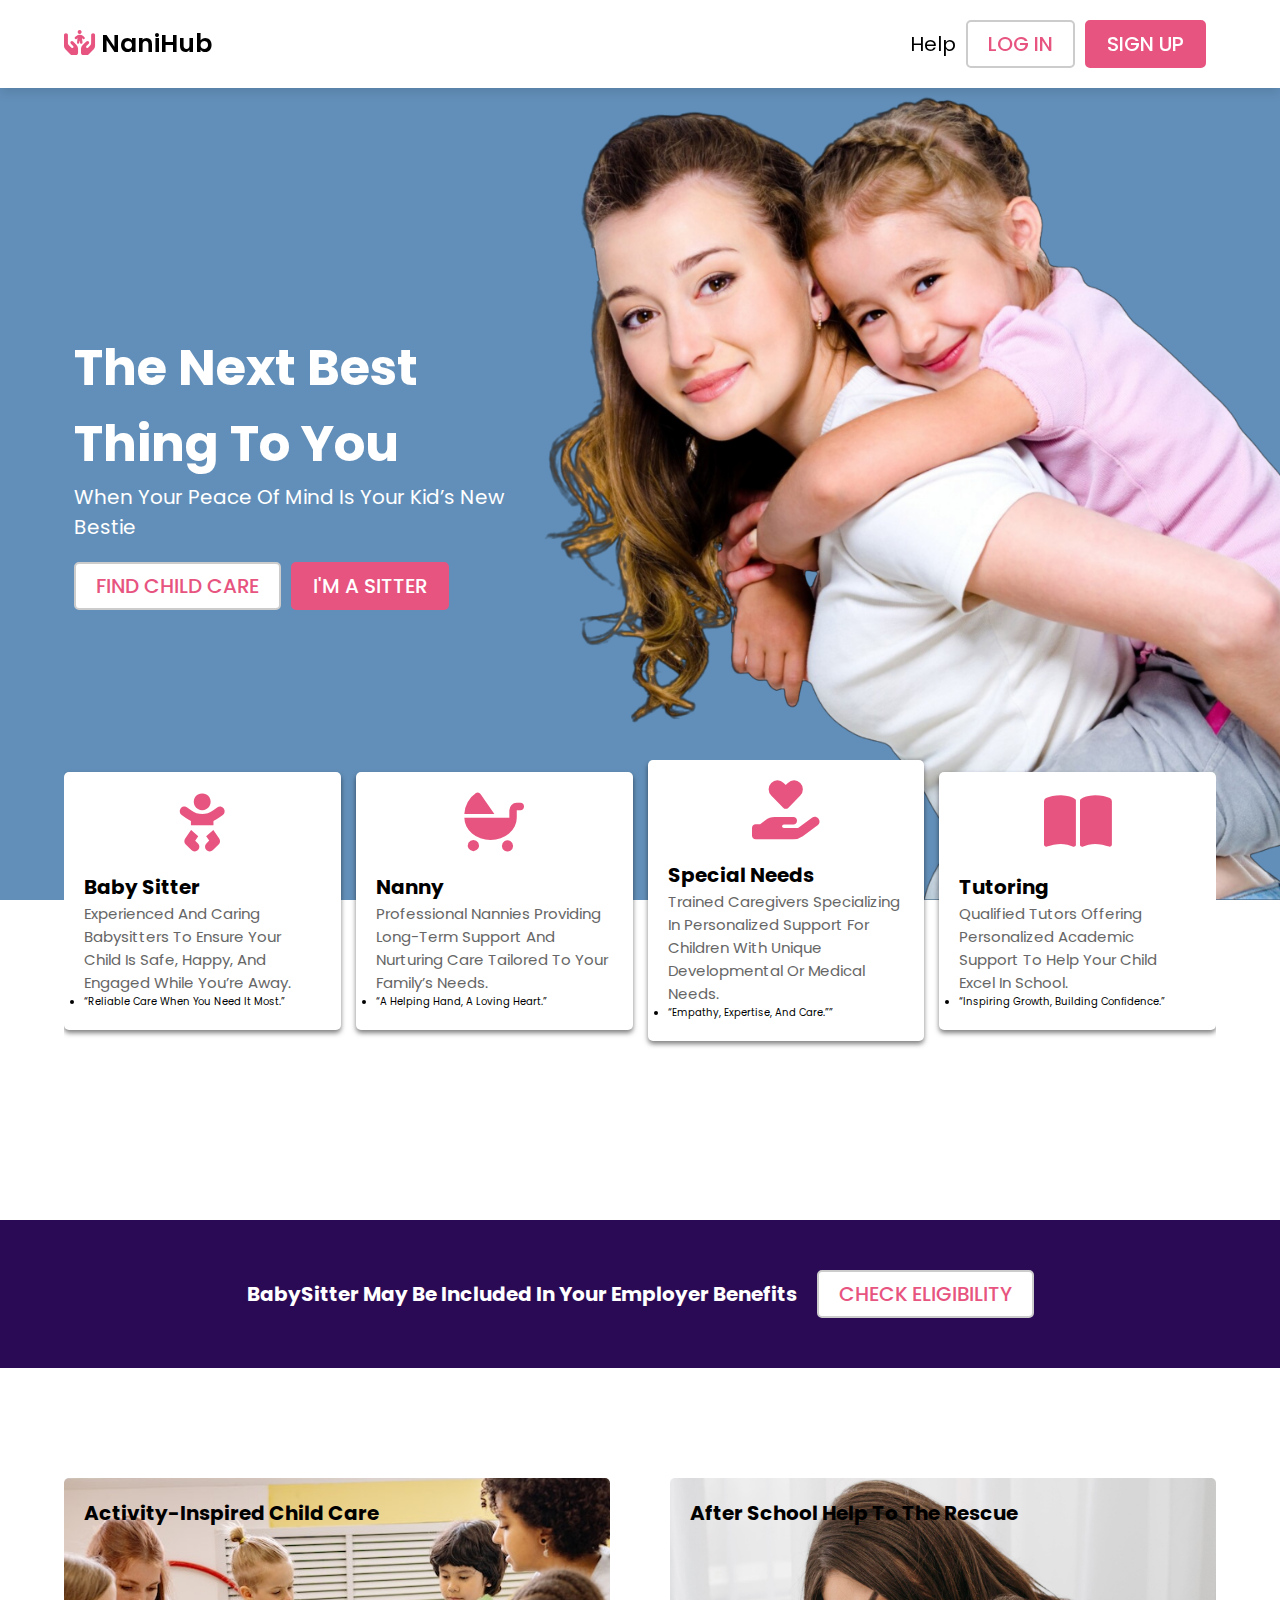
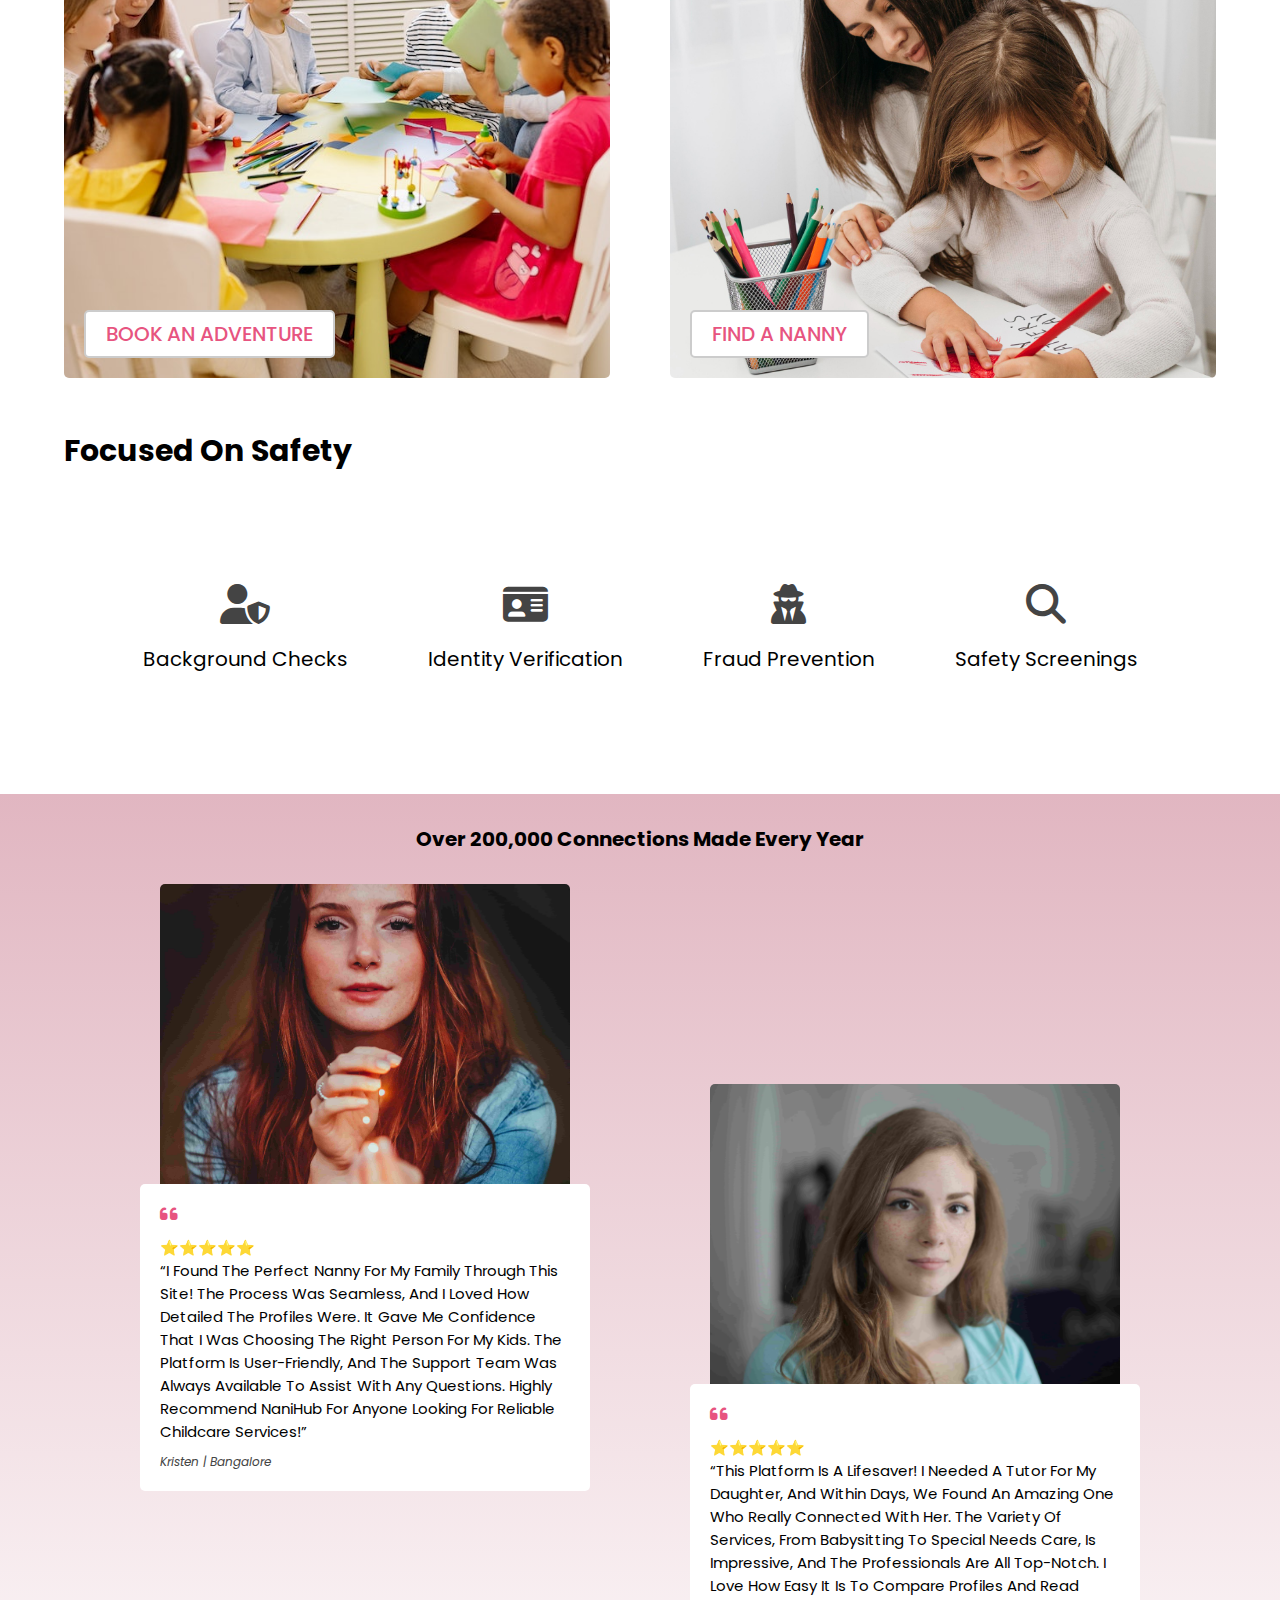
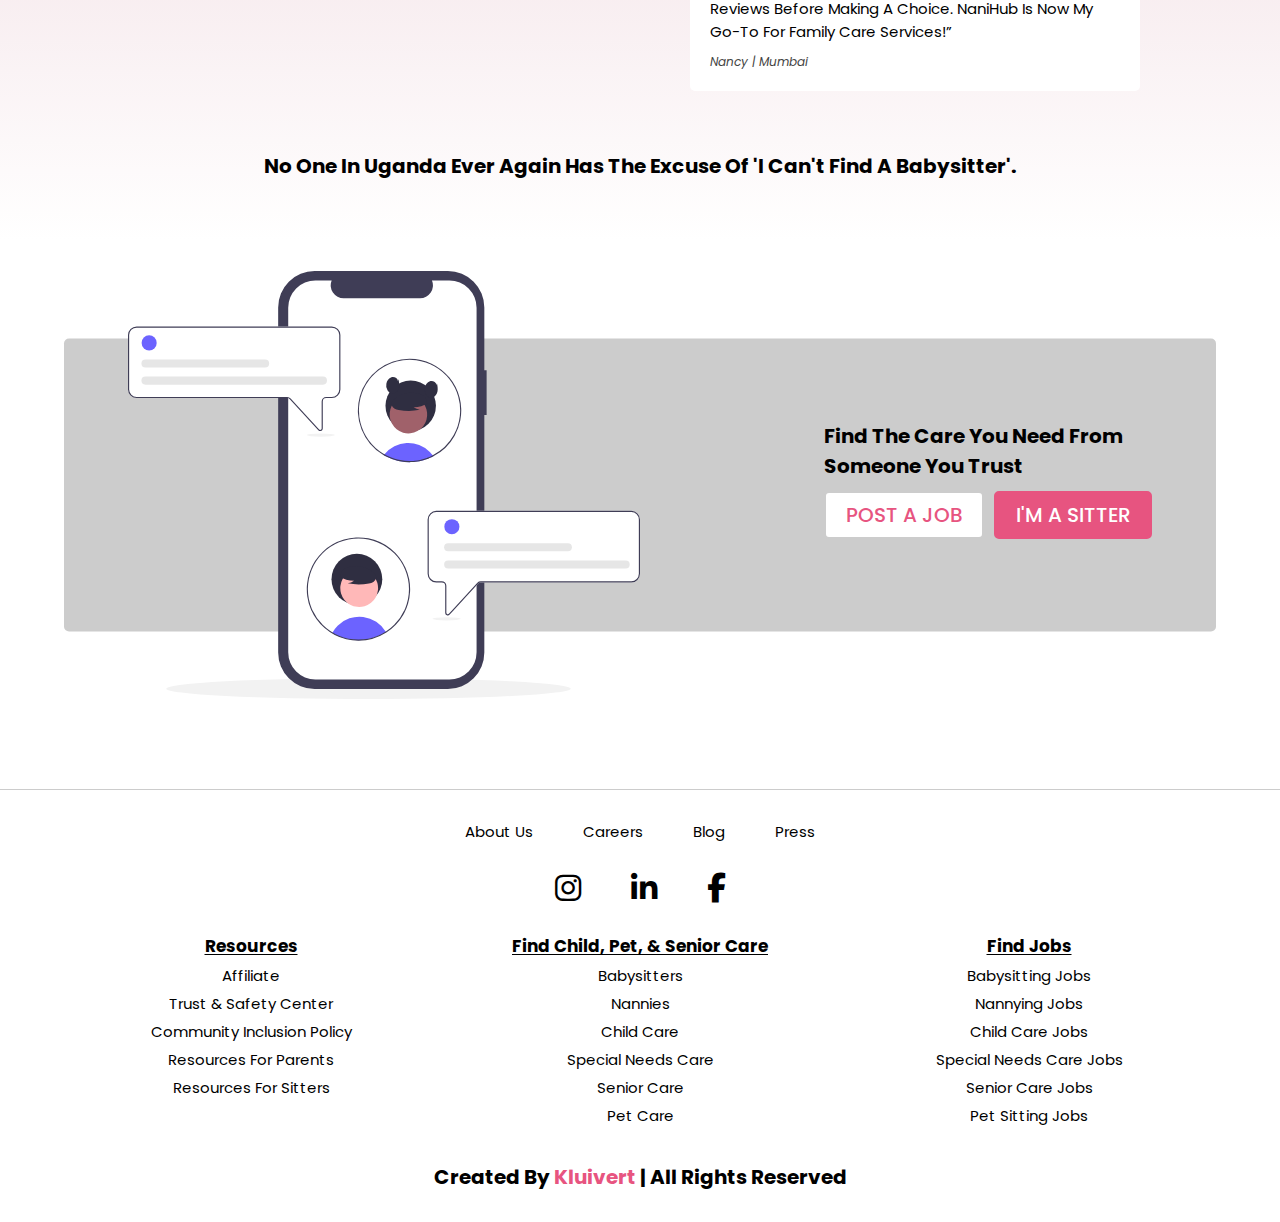
<file: index.html>
<!DOCTYPE html>
<html lang="en">
  <head>
    <meta charset="UTF-8" />
    <meta http-equiv="X-UA-Compatible" content="IE=edge" />
    <meta name="viewport" content="width=device-width, initial-scale=1.0" />
    <title>NaniHub | kluivert</title>

    <!--font awesome-->
    <link
      rel="stylesheet"
      href="https://cdnjs.cloudflare.com/ajax/libs/font-awesome/6.4.0/css/all.min.css"
    />

    <!--css file-->
    <link rel="stylesheet" href="styles.css" />
  </head>
  <body>
    <header class="header">
      <div class="logo">
        <div class="fas fa-bars"></div>
        <i class="fas fa-hands-holding-child"></i> <span>NaniHub</span>
      </div>

      <nav class="nav">
        <div class="menu">
          <a href="#">Help</a>
          <a href="#" class="join">Join as sitter</a>
        </div>
        <button class="btn" onclick="window.location.href='login.html'">Log In</button>
        <button class="btn btn1" onclick="window.location.href='signup.html'">Sign Up</button>
      </nav>
    </header>
    <section class="home">
      <div class="content">
        <h1>The next best thing to you</h1>
        <p>When your peace of mind is your kid’s new bestie</p>
        <div class="buttons">
          <a href="#" class="btn">find child care</a>
          <a href="#" class="btn btn1">i'm a sitter</a>
        </div>
      </div>

      <div class="box-container">
        <div class="box">
          <i class="fas fa-baby"></i>
          <h3>baby sitter</h3>
          <p>
            Experienced and caring babysitters to ensure your child is safe, happy, and engaged while you’re away.
            <li>“Reliable Care When You Need It Most.”</li>
          </p>
        </div>
        <div class="box">
          <i class="fas fa-baby-carriage"></i>
          <h3>Nanny</h3>
          <p>
            Professional nannies providing long-term support and nurturing care tailored to your family’s needs.
            <li>“A Helping Hand, A Loving Heart.”</li>
          </p>
        </div>
        <div class="box">
          <i class="fas fa-hand-holding-heart"></i>
          <h3>Special Needs</h3>
          <p>
            Trained caregivers specializing in personalized support for children with unique developmental or medical needs.
            <li>“Empathy, Expertise, and Care.””</li>
          </p>
        </div>
        <div class="box">
          <i class="fas fa-book-open"></i>
          <h3>tutoring</h3>
          <p>
            Qualified tutors offering personalized academic support to help your child excel in school.
            <li>“Inspiring Growth, Building Confidence.”</li>
          </p>
        </div>
      </div>
    </section>
    <div class="banner">
      <span>BabySitter may be included in your employer benefits</span>
      <a href="#" class="btn">check eligibility</a>
    </div>
    <section class="special">
      <div class="box-container">
        <div class="box">
          <a href="#" class="btn">book an adventure</a>
          <img src="images/img1.png" alt="" />
          <h3>Activity-inspired child care</h3>
        </div>
        <div class="box">
          <a href="#" class="btn">Find a nanny</a>
          <img src="images/img2.png" alt="" />
          <h3>After school help to the rescue</h3>
        </div>
      </div>
      <div class="content">
        <h3>Focused on safety</h3>
        <div class="check-wrapper">
          <div class="check">
            <i class="fas fa-user-shield"></i>
            <span>background checks</span>
          </div>
          <div class="check">
            <i class="fas fa-id-card"></i>
            <span>Identity verification</span>
          </div>
          <div class="check">
            <i class="fas fa-user-secret"></i>
            <span>Fraud prevention</span>
          </div>
          <div class="check">
            <i class="fas fa-magnifying-glass"></i>
            <span>Safety screenings</span>
          </div>
        </div>
      </div>
    </section>
    <section class="feedback">
      <h3>Over 200,000 connections made every year</h3>
      <div class="reviews-wrapper">
        <div class="review">
          <div class="image">
            <img src="images/rev1.png" alt="" />
          </div>

          <div class="content">
            <i class="fas fa-quote-left"></i>
            <p>
              ⭐⭐⭐⭐⭐
              <br>
              “I found the perfect nanny for my family through this site! The process was seamless, and I loved how detailed the profiles were. It gave me confidence that I was choosing the right person for my kids. The platform is user-friendly, and the support team was always available to assist with any questions. Highly recommend NaniHub for anyone looking for reliable childcare services!”
            </p>
            <span>Kristen | Bangalore</span>
          </div>
        </div>
        <div class="review">
          <div class="image">
            <img src="images/rev2.png" alt="" />
          </div>

          <div class="content">
            <i class="fas fa-quote-left"></i>
            <p>
              ⭐⭐⭐⭐⭐
              <br>
“This platform is a lifesaver! I needed a tutor for my daughter, and within days, we found an amazing one who really connected with her. The variety of services, from babysitting to special needs care, is impressive, and the professionals are all top-notch. I love how easy it is to compare profiles and read reviews before making a choice. NaniHub is now my go-to for family care services!”
            </p>
            <span>Nancy | Mumbai</span>
          </div>
        </div>
      </div>
      <h3 class="quote">
        No one in Uganda ever again has the excuse of 'I can't find a
        babysitter'.
      </h3>
    </section>
    <section class="contact">
      <img src="images/con.svg" alt="" />
      <div class="content">
        <h2>
          Find the care you need from <br />
          someone you trust
        </h2>
        <div class="buttons">
          <a href="#" class="btn">post a job</a>
          <a href="#" class="btn btn1">I'm a sitter</a>
        </div>
      </div>
      <div class="bg"></div>
    </section>
    <section class="footer">
      <div class="links">
        <a href="#">about us</a>
        <a href="#">Careers</a>
        <a href="#">Blog</a>
        <a href="#">press</a>
      </div>

      <div class="socials">
        <a href="#" class="fab fa-instagram"></a>
        <a href="#" class="fab fa-linkedin-in"></a>
        <a href="#" class="fab fa-facebook-f"></a>
      </div>

      <div class="box-container">
        <div class="box">
          <h2>resources</h2>
          <a href="#">Affiliate</a>
          <a href="#">Trust & Safety Center</a>
          <a href="#">Community Inclusion Policy</a>
          <a href="#">Resources for Parents</a>
          <a href="#">Resources for Sitters</a>
        </div>
        <div class="box">
          <h2>Find Child, Pet, & Senior Care</h2>
          <a href="#">Babysitters</a>
          <a href="#">Nannies</a>
          <a href="#">Child Care</a>
          <a href="#">Special Needs Care</a>
          <a href="#">Senior Care</a>
          <a href="#">Pet Care</a>
        </div>
        <div class="box">
          <h2>Find Jobs</h2>
          <a href="#">Babysitting Jobs</a>
          <a href="#">Nannying Jobs</a>
          <a href="#">Child Care Jobs</a>
          <a href="#">Special Needs Care Jobs</a>
          <a href="#">Senior Care Jobs</a>
          <a href="#">Pet Sitting Jobs</a>
        </div>
      </div>

      <h3 class="credit">
        Created by <span>kluivert</span> | all rights reserved
      </h3>
    </section>

    <script src="app.js"></script>
  </body>
</html>
</file>
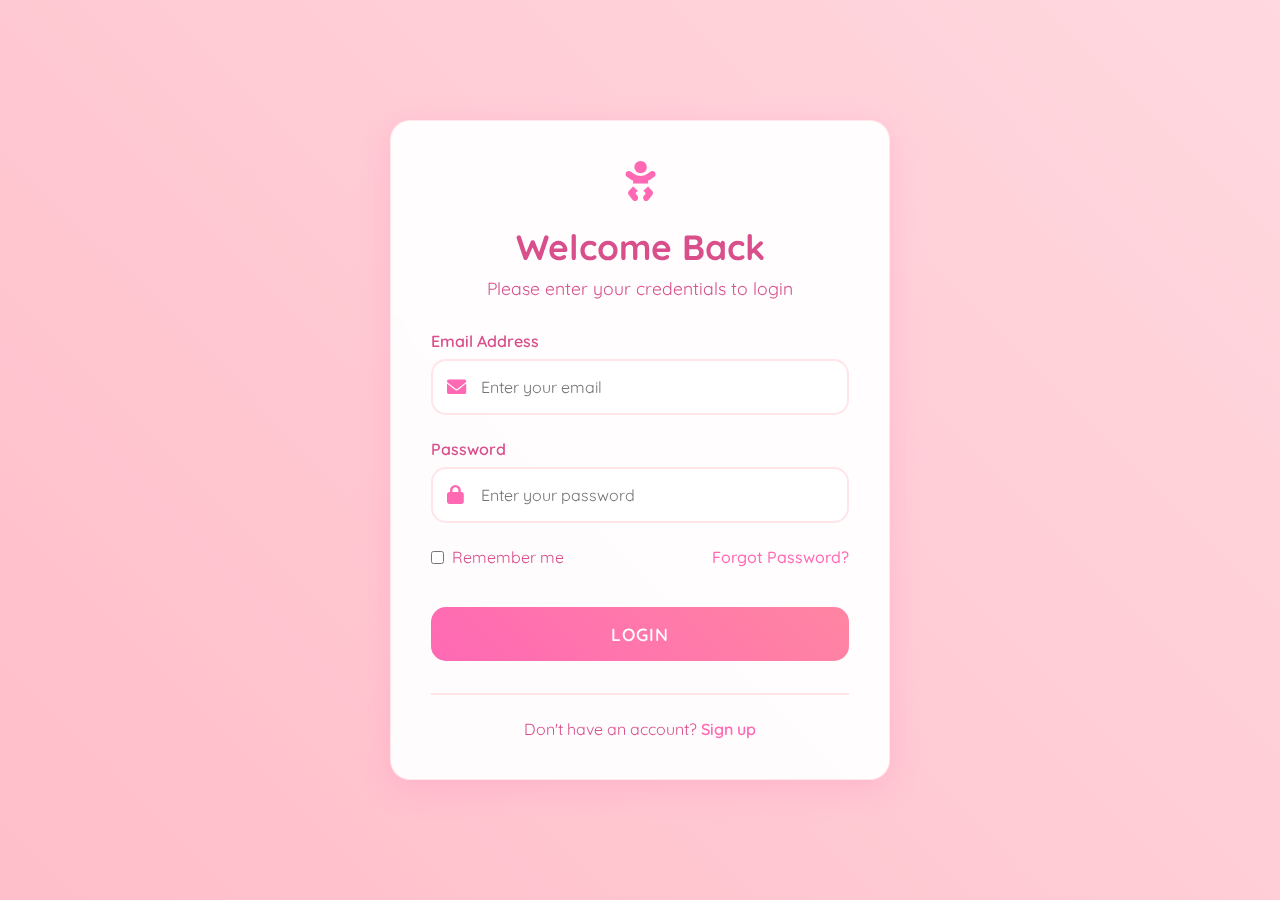
<file: login.html>
<!DOCTYPE html>
<html lang="en">
<head>
    <meta charset="UTF-8">
    <meta name="viewport" content="width=device-width, initial-scale=1.0">
    <title>Login - NaniHub</title>
    <link href="https://fonts.googleapis.com/css2?family=Quicksand:wght@400;500;600;700&display=swap" rel="stylesheet">
    <link rel="stylesheet" href="https://cdnjs.cloudflare.com/ajax/libs/font-awesome/6.0.0/css/all.min.css">
    <link rel="stylesheet" href="auth-styles.css">
</head>
<body>
    <div class="auth-container">
        <div class="auth-card">
            <div class="auth-header">
                <i class="fas fa-baby baby-icon"></i>
                <h2>Welcome Back</h2>
                <p>Please enter your credentials to login</p>
            </div>

            <form class="auth-form">
                <div class="form-group">
                    <label for="email">Email Address</label>
                    <div class="input-group">
                        <i class="fas fa-envelope"></i>
                        <input type="email" id="email" required placeholder="Enter your email">
                    </div>
                </div>

                <div class="form-group">
                    <label for="password">Password</label>
                    <div class="input-group">
                        <i class="fas fa-lock"></i>
                        <input type="password" id="password" required placeholder="Enter your password">
                    </div>
                </div>

                <div class="form-options">
                    <label class="remember-me">
                        <input type="checkbox">
                        Remember me
                    </label>
                    <a href="#" class="forgot-password">Forgot Password?</a>
                </div>

                <button type="submit" class="btn-submit">Login</button>
            </form>

            <div class="auth-footer">
                <p>Don't have an account? <a href="signup.html">Sign up</a></p>
            </div>
        </div>
    </div>
</body>
</html>
</file>
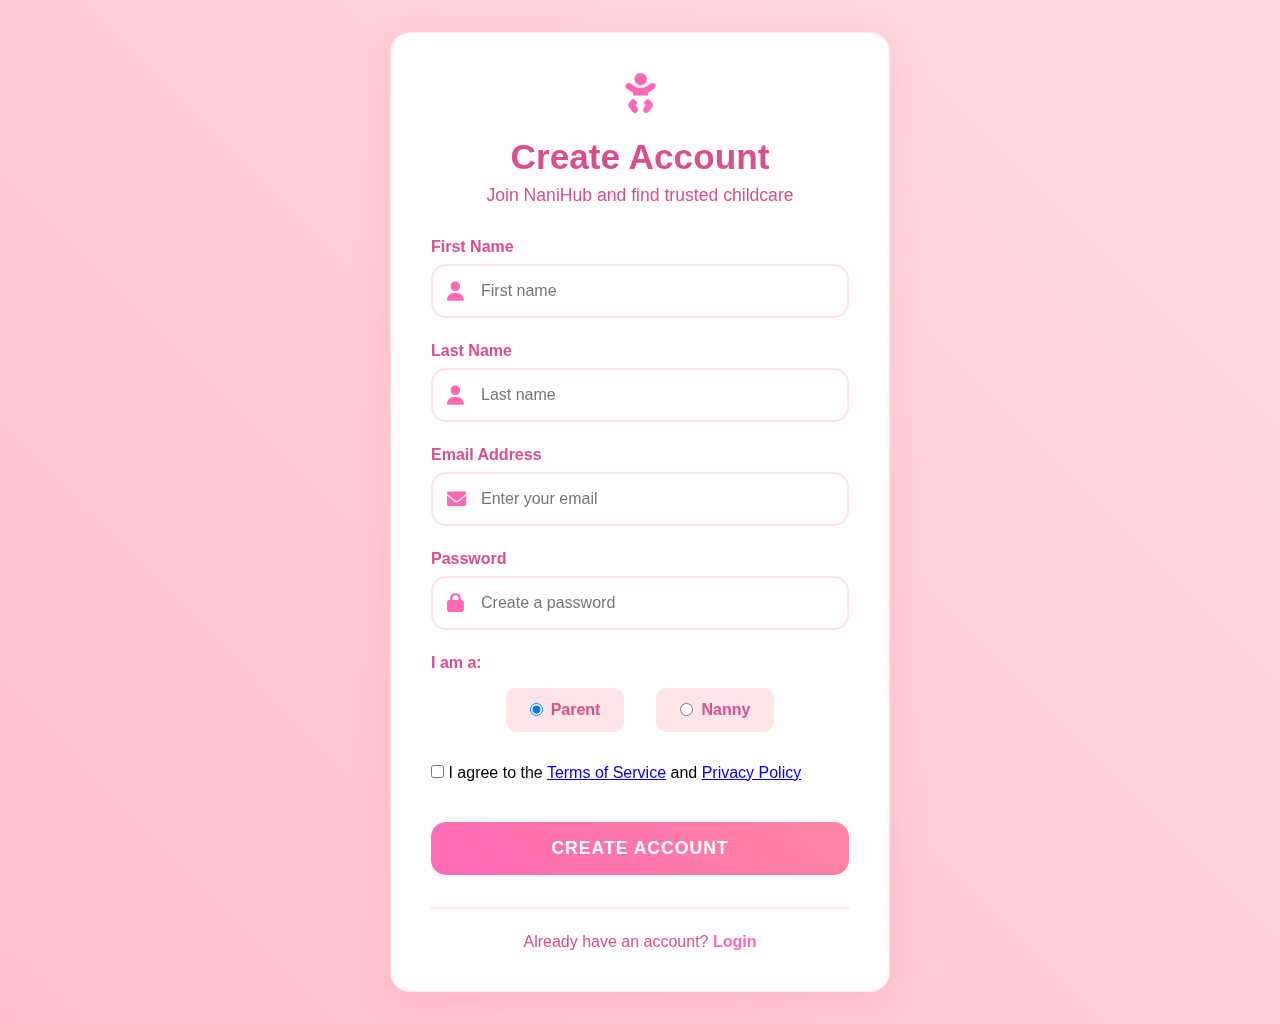
<file: signup.html>
<!DOCTYPE html>
<html lang="en">
<head>
    <meta charset="UTF-8">
    <meta name="viewport" content="width=device-width, initial-scale=1.0">
    <title>Sign Up - NaniHub</title>
    <link rel="stylesheet" href="auth-styles.css">
    <link href="https://fonts.googleapis.com/css2?family=Roboto:wght@400;500;700&display=swap" rel="stylesheet">
    <link rel="stylesheet" href="https://cdnjs.cloudflare.com/ajax/libs/font-awesome/6.0.0/css/all.min.css">
</head>
<body>
    <div class="auth-container">
        <div class="auth-card">
            <div class="auth-header">
                <a href="index.html" class="logo">
                    <i class="fas fa-baby baby-icon"></i>
                </a>
                <h2>Create Account</h2>
                <p>Join NaniHub and find trusted childcare</p>
            </div>

            <form class="auth-form">
                <div class="form-row">
                    <div class="form-group">
                        <label for="firstName">First Name</label>
                        <div class="input-group">
                            <i class="fas fa-user"></i>
                            <input type="text" id="firstName" required placeholder="First name">
                        </div>
                    </div>

                    <div class="form-group">
                        <label for="lastName">Last Name</label>
                        <div class="input-group">
                            <i class="fas fa-user"></i>
                            <input type="text" id="lastName" required placeholder="Last name">
                        </div>
                    </div>
                </div>

                <div class="form-group">
                    <label for="email">Email Address</label>
                    <div class="input-group">
                        <i class="fas fa-envelope"></i>
                        <input type="email" id="email" required placeholder="Enter your email">
                    </div>
                </div>

                <div class="form-group">
                    <label for="password">Password</label>
                    <div class="input-group">
                        <i class="fas fa-lock"></i>
                        <input type="password" id="password" required placeholder="Create a password">
                    </div>
                </div>

                <div class="form-group">
                    <label for="userType">I am a:</label>
                    <div class="radio-group">
                        <label>
                            <input type="radio" name="userType" value="parent" checked>
                            Parent
                        </label>
                        <label>
                            <input type="radio" name="userType" value="nanny">
                            Nanny
                        </label>
                    </div>
                </div>

                <div class="form-options">
                    <label class="terms">
                        <input type="checkbox" required>
                        I agree to the <a href="#">Terms of Service</a> and <a href="#">Privacy Policy</a>
                    </label>
                </div>

                <button type="submit" class="btn-submit">Create Account</button>
            </form>

            <div class="auth-footer">
                <p>Already have an account? <a href="login.html">Login</a></p>
            </div>
        </div>
    </div>
</body>
</html>
</file>
<file: styles.css>
/* Created by Tivotal */

/* Google Fonts(Poppins) */
@import url("https://fonts.googleapis.com/css2?family=Poppins:wght@100;200;300;400;500;600&display=swap");

:root {
  --color-theme: #e75480;
}

* {
  font-family: "Poppins", sans-serif;
  margin: 0;
  padding: 0;
  box-sizing: border-box;
  text-decoration: none;
  text-transform: capitalize;
  transition: all 0.3s linear;
}

::selection {
  background: var(--color-theme);
  color: #fff;
}

html {
  font-size: 62.5%;
  scroll-behavior: smooth;
}

section {
  padding: 3rem 5%;
}

body {
  overflow-x: hidden;
}

.header {
  position: fixed;
  top: 0;
  left: 0;
  right: 0;
  background: #fff;
  padding: 2rem 5%;
  z-index: 1000;
  display: flex;
  align-items: center;
  justify-content: space-between;
  box-shadow: 0 0.5rem 1rem rgba(0, 0, 0, 0.1);
}

.header .logo {
  font-size: 2.5rem;
  font-weight: 600;
  color: #000;
}

.header .logo .fa-bars {
  cursor: pointer;
  margin-right: 1rem;
  display: none;
}

.header .logo i {
  color: var(--color-theme);
}

.header .nav {
  display: flex;
  align-items: center;
}

.header .nav a {
  font-size: 2rem;
  color: #000;
  margin-right: 1rem;
}

.header .nav .join {
  display: none;
}

.header .nav a:hover {
  color: var(--color-theme);
}

.btn {
  color: var(--color-theme);
  background: #fff;
  font-size: 2rem;
  font-weight: 500;
  padding: 0.7rem 2rem;
  border: 0.2rem solid #ccc;
  border-radius: 0.5rem;
  cursor: pointer;
  text-transform: uppercase;
}

.header .nav .btn {
  margin-right: 1rem;
}

.btn:hover {
  border-color: var(--color-theme);
}

.btn1 {
  color: #fff !important;
  background: var(--color-theme);
  border-color: var(--color-theme);
}

.btn1:hover {
  background: #ef2662;
}

.home {
  min-height: 130vh;
  background: url(images/home.png) no-repeat;
  background-size: cover;
  background-position: center;
  background-attachment: fixed;
  z-index: 0;
  overflow: hidden;
  position: relative;
}

.home .content {
  padding-left: 1rem;
  color: #fff;
  max-width: 50rem;
  display: flex;
  padding-top: 30rem;
  padding-bottom: 15rem;
  flex-direction: column;
}

.home .content h1 {
  font-size: 5rem;
  font-weight: bolder;
}

.home .content p {
  font-size: 2rem;
  padding-bottom: 2rem;
}

.home .content .buttons {
  display: flex;
  gap: 1rem;
  align-items: center;
}

.home .box-container {
  display: flex;
  align-items: center;
  justify-content: center;
  overflow: hidden;
  gap: 1.5rem;
  padding-bottom: 2rem;
}

.home .box-container .box {
  min-width: 25rem;
  width: 100%;
  max-height: 30rem;
  padding: 2rem;
  background: #fff;
  border-radius: 0.5rem;
  box-shadow: 0 0.3rem 0.5rem rgba(0, 0, 0, 0.5);
}

.home .box-container .box i {
  font-size: 6rem;
  display: flex;
  justify-content: center;
  color: var(--color-theme);
  padding-bottom: 2rem;
}

.home .box-container .box h3 {
  font-size: 2rem;
  color: #000;
}

.home .box-container .box p {
  font-size: 1.5rem;
  color: #666;
}

.home::before {
  content: "";
  position: absolute;
  bottom: -25rem;
  left: 50%;
  transform: translateX(-50%);
  border-top: 55vh solid #fff;
  width: 120%;
  z-index: -1;
}

.banner {
  background: #2a0a54;
  padding: 5rem 0;
  margin: 5rem 0;
  display: flex;
  align-items: center;
  justify-content: center;
}

.banner span {
  color: #fff;
  font-size: 2rem;
  padding-right: 2rem;
  font-weight: bold;
  text-align: center;
}

.banner .btn:hover {
  background: var(--color-theme);
  color: #fff;
}

.special .box-container {
  padding: 3rem 0;
  display: flex;
  align-items: center;
  justify-content: space-between;
}

.special .box-container .box {
  width: calc(50% - 3rem);
  height: 50rem;
  border-radius: 0.5rem;
  overflow: hidden;
  position: relative;
}

.special .box-container .box img {
  width: 100%;
  height: 100%;
  object-fit: cover;
}

.special .box-container .box h3 {
  position: absolute;
  top: 0;
  padding: 2rem;
  font-size: 2rem;
  font-weight: bolder;
}

.special .box-container .box .btn {
  position: absolute;
  bottom: 0rem;
  margin: 2rem;
}

.special .box-container .box .btn:hover {
  background: var(--color-theme);
  color: #fff;
}

.special .content h3 {
  font-size: 3rem;
  padding: 2rem 0;
}

.special .content span {
  font-size: 1.5rem;
  color: #666;
}

.special .content span a {
  text-decoration: underline;
  color: var(--color-theme);
}

.special .content .check-wrapper {
  min-height: 30vh;
  padding: 2rem 0;
  display: flex;
  align-items: center;
  justify-content: center;
  flex-wrap: wrap;
}

.special .content .check-wrapper .check {
  margin: 2rem 4rem;
  text-align: center;
  display: flex;
  flex-direction: column;
}

.special .content .check-wrapper .check i {
  font-size: 4rem;
  color: #444;
}

.special .content .check-wrapper .check span {
  font-size: 2rem;
  color: #000;
  padding-top: 2rem;
}

.feedback {
  min-height: 100vh;
  background: linear-gradient(to bottom, rgba(225, 182, 193) 0%, #fff 100%);
}

.feedback h3 {
  font-size: 2rem;
  font-weight: bold;
  color: #000;
  text-align: center;
}

.feedback .reviews-wrapper {
  display: flex;
  justify-content: center;
  gap: 10rem;
  padding: 3rem 0;
}

.feedback .reviews-wrapper .review {
  width: 45rem;
}

.feedback .reviews-wrapper .review:nth-child(2) {
  margin-top: 20rem;
}

.feedback .reviews-wrapper .review .image {
  width: 100%;
  height: 30rem;
  padding: 0 2rem;
}

.feedback .reviews-wrapper .review .image img {
  width: 100%;
  height: 100%;
  object-fit: cover;
  border-radius: 0.5rem 0.5rem 0 0;
}

.feedback .reviews-wrapper .review .content {
  background: #fff;
  padding: 2rem;
  border-radius: 0.5rem;
}

.feedback .reviews-wrapper .review .content i {
  font-size: 2rem;
  color: var(--color-theme);
}

.feedback .reviews-wrapper .review .content p {
  font-size: 1.5rem;
  text-justify: wrap;
  padding: 1rem 0;
}

.feedback .reviews-wrapper .review .content span {
  color: #444;
  font-size: 1.2rem;
  font-style: italic;
}

.feedback .quote {
  padding: 3rem 0;
}

.contact {
  padding: 3rem 10%;
  display: flex;
  align-items: center;
  justify-content: space-between;
  position: relative;
  gap: 1.5rem;
  z-index: 0;
}

.contact img {
  height: 80%;
  width: 50%;
}

.contact .content h2 {
  font-size: 2rem;
}

.contact .content .buttons {
  display: flex;
  align-items: center;
  gap: 1rem;
  padding: 1rem 0;
}

.contact .bg {
  width: 90vw;
  height: 60%;
  position: absolute;
  top: 50%;
  left: 50%;
  transform: translate(-50%, -50%);
  background: #ccc;
  z-index: -1;
  border-radius: 0.5rem;
}

.footer {
  margin-top: 6rem;
  border-top: 0.1rem solid #ccc;
}

.footer .socials,
.footer .links {
  display: flex;
  justify-content: center;
  gap: 5rem;
}

.footer a {
  color: #000;
  font-size: 1.5rem;
}

.footer a:hover {
  text-decoration: underline;
}

.footer .socials {
  margin: 3rem 0;
}

.footer .socials a {
  font-size: 3rem;
}

.footer .socials a:hover {
  text-decoration: none;
  color: var(--color-theme);
}

.footer .box-container {
  display: grid;
  grid-template-columns: repeat(auto-fit, minmax(25rem, 1fr));
  gap: 1.5rem;
  padding-bottom: 3rem;
}

.footer .box-container .box {
  text-align: center;
}

.footer .box-container .box h2 {
  font-size: 1.7rem;
  text-decoration: underline;
  margin-bottom: 0.5rem;
  text-underline-offset: 0.2rem;
}

.footer .box-container .box a {
  display: block;
  padding-bottom: 0.5rem;
}

.footer .credit {
  text-align: center;
  font-size: 2rem;
}

.footer .credit span {
  color: var(--color-theme);
}

::-webkit-scrollbar {
  width: 0.7rem;
}

::-webkit-scrollbar-track {
  background: #fff;
}

::-webkit-scrollbar-thumb {
  background: var(--color-theme);
  border-radius: 1rem;
}

@media (max-width: 1200px) {
  .home .box-container {
    overflow-x: scroll;
  }

  .home .box-container::-webkit-scrollbar {
    height: 0.5rem;
  }

  .home .box-container::-webkit-scrollbar-track {
    background: #fff;
  }

  .home .box-container::-webkit-scrollbar-thumb {
    background: var(--color-theme);
    border-radius: 1rem;
  }
}

@media (max-width: 880px) {
  .banner {
    flex-flow: column;
    gap: 1.5rem;
  }

  .special .box-container {
    flex-flow: column;
    gap: 2rem;
  }

  .special .box-container .box {
    width: 60%;
  }

  .contact {
    flex-flow: column;
  }

  .contact .bg {
    height: 30%;
    top: 30%;
  }

  .contact .content {
    width: 100%;
  }

  .contact .content h2 {
    text-align: center;
  }

  .contact .content .buttons {
    flex-flow: column;
  }

  .contact .content .buttons .btn {
    width: 100%;
    text-align: center;
  }
}

@media (max-width: 768px) {
  .header .logo .fa-bars {
    display: inline-block;
  }

  .header .logo .fa-times {
    transform: rotate(180deg);
  }

  .header .logo span {
    display: none;
  }

  .header .nav .join {
    display: inline-block;
  }

  .header .nav .menu {
    position: fixed;
    left: -100%;
    top: 0;
    width: 50%;
    height: 100%;
    background: #fff;
    z-index: -1;
    display: flex;
    align-items: center;
    justify-content: center;
    flex-flow: column;
    gap: 2rem;
    padding: 5rem;
  }

  .header .nav .menu.active {
    left: 0;
  }

  .header .nav .menu a {
    width: 100%;
    text-align: center;
    border: 0.1rem solid #ccc;
    border-radius: 20rem;
    padding: 0.5rem 0;
  }

  .header .nav .menu a:hover {
    background: var(--color-theme);
    border-color: var(--color-theme);
    color: #fff;
  }

  .special .box-container .box {
    width: 80%;
  }

  .feedback .reviews-wrapper {
    flex-flow: column;
    align-items: center;
    gap: 2.5rem;
  }

  .feedback .reviews-wrapper .review:nth-child(2) {
    margin-top: 0;
  }
}

@media (max-width: 500px) {
  .home .content {
    padding-left: 0;
  }

  .special .box-container .box {
    width: 100%;
  }

  .feedback .reviews-wrapper .review {
    width: 100%;
  }

  .feedback .reviews-wrapper .review .image {
    padding: 0;
    width: 100%;
  }
}

@media (max-width: 450px) {
  .home .content h1 {
    font-size: 3rem;
  }

  .home .content p {
    font-size: 1.5rem;
  }

  .home .content .buttons {
    flex-flow: column;
  }

  .home .content .buttons .btn {
    width: 100%;
  }

  .banner span {
    font-size: 1.7rem;
  }

  .contact .bg {
    top: 20%;
  }

  .footer .links {
    flex-flow: column;
    text-align: center;
    gap: 0.5rem;
  }
}

@media (max-width: 400px) {
  .header .nav .btn {
    font-size: 1.5rem;
    padding: 0.5rem 1rem;
  }
}

.btn-primary, .btn-secondary {
    padding: 0.5rem 1.5rem;
    border-radius: 25px;
    cursor: pointer;
    font-weight: bold;
    text-decoration: none;
    display: inline-block;
    text-align: center;
}

.btn-primary {
    background: var(--primary-color);
    color: white;
    border: none;
}

.btn-primary:hover {
    background: darken(var(--primary-color), 10%);
    transform: translateY(-2px);
    transition: all 0.3s ease;
}

.btn-secondary {
    background: transparent;
    border: 2px solid var(--primary-color);
    color: var(--primary-color);
}

.btn-secondary:hover {
    background: var(--primary-color);
    color: white;
    transition: all 0.3s ease;
}

.btn-cta {
    margin-top: 2rem;
    padding: 1rem 2rem;
    font-size: 1.2rem;
    background: var(--accent-color);
    color: white;
    border: none;
    border-radius: 25px;
    cursor: pointer;
    transition: transform 0.3s ease;
    text-decoration: none;
    display: inline-block;
}

.btn-cta:hover {
    transform: scale(1.05);
}
</file>
<file: auth-styles.css>
:root {
    --primary-pink: #FFB6C1;      /* Light pink */
    --secondary-pink: #FFC0CB;    /* Baby pink */
    --dark-pink: #FF69B4;         /* Hot pink */
    --light-pink: #FFE4E8;        /* Very light pink */
    --white: #FFFFFF;
    --text-pink: #D84F8B;         /* Dark pink for text */
    --shadow-pink: rgba(255, 182, 193, 0.3);
}

* {
    margin: 0;
    padding: 0;
    box-sizing: border-box;
    font-family: 'Quicksand', sans-serif;
}

body {
    background: linear-gradient(45deg, #FFB6C1, #FFC0CB, #FFE4E8, #FFC0CB);
    background-size: 400% 400%;
    animation: gradientAnimation 15s ease infinite;
    min-height: 100vh;
    display: flex;
    align-items: center;
    justify-content: center;
    padding: 2rem;
}

@keyframes gradientAnimation {
    0% { background-position: 0% 50%; }
    50% { background-position: 100% 50%; }
    100% { background-position: 0% 50%; }
}

.auth-container {
    width: 100%;
    max-width: 500px;
    position: relative;
}

.auth-card {
    background: rgba(255, 255, 255, 0.95);
    padding: 2.5rem;
    border-radius: 20px;
    box-shadow: 0 8px 32px rgba(255, 105, 180, 0.2);
    border: 1px solid rgba(255, 182, 193, 0.3);
    backdrop-filter: blur(8px);
}

.auth-header {
    text-align: center;
    margin-bottom: 2rem;
}

.auth-header h2 {
    color: var(--text-pink);
    font-size: 2.2rem;
    margin-bottom: 0.5rem;
    font-weight: 700;
}

.auth-header p {
    color: #D84F8B;
    font-size: 1.1rem;
}

.form-group {
    margin-bottom: 1.5rem;
}

.form-group label {
    color: var(--text-pink);
    font-weight: 600;
    margin-bottom: 0.5rem;
    display: block;
}

.input-group {
    position: relative;
}

.input-group input {
    width: 100%;
    padding: 1rem 1rem 1rem 3rem;
    border: 2px solid var(--light-pink);
    border-radius: 15px;
    font-size: 1rem;
    transition: all 0.3s ease;
    background: var(--white);
}

.input-group input:focus {
    outline: none;
    border-color: var(--dark-pink);
    box-shadow: 0 0 0 4px rgba(255, 105, 180, 0.1);
}

.input-group i {
    position: absolute;
    left: 1rem;
    top: 50%;
    transform: translateY(-50%);
    color: var(--dark-pink);
    font-size: 1.2rem;
}

.form-options {
    display: flex;
    justify-content: space-between;
    align-items: center;
    margin: 1.5rem 0;
}

.remember-me {
    display: flex;
    align-items: center;
    gap: 0.5rem;
    color: var(--text-pink);
}

.forgot-password {
    color: var(--dark-pink);
    text-decoration: none;
    font-weight: 500;
    transition: all 0.3s ease;
}

.forgot-password:hover {
    color: var(--text-pink);
    text-decoration: underline;
}

.btn-submit {
    background: linear-gradient(45deg, var(--dark-pink), #FF85A2);
    color: white;
    padding: 1rem;
    border: none;
    border-radius: 15px;
    font-size: 1.1rem;
    font-weight: 600;
    cursor: pointer;
    transition: all 0.3s ease;
    width: 100%;
    text-transform: uppercase;
    letter-spacing: 1px;
    margin-top: 1rem;
}

.btn-submit:hover {
    transform: translateY(-2px);
    box-shadow: 0 5px 15px rgba(255, 105, 180, 0.4);
}

.auth-footer {
    text-align: center;
    margin-top: 2rem;
    padding-top: 1.5rem;
    border-top: 2px solid var(--light-pink);
}

.auth-footer p {
    color: var(--text-pink);
}

.auth-footer a {
    color: var(--dark-pink);
    text-decoration: none;
    font-weight: 600;
    transition: all 0.3s ease;
}

.auth-footer a:hover {
    color: var(--text-pink);
    text-decoration: underline;
}

/* Radio group styling for signup page */
.radio-group {
    display: flex;
    gap: 2rem;
    justify-content: center;
    margin: 1rem 0;
}

.radio-group label {
    display: flex;
    align-items: center;
    gap: 0.5rem;
    cursor: pointer;
    padding: 0.8rem 1.5rem;
    border-radius: 10px;
    background: var(--light-pink);
    color: var(--text-pink);
    transition: all 0.3s ease;
}

.radio-group label:hover {
    background: var(--dark-pink);
    color: white;
}

/* Decorative elements */
.baby-icon {
    font-size: 2.5rem;
    color: var(--dark-pink);
    margin-bottom: 1.5rem;
    animation: floating 3s ease-in-out infinite;
}

@keyframes floating {
    0% { transform: translateY(0px); }
    50% { transform: translateY(-10px); }
    100% { transform: translateY(0px); }
}

/* Responsive design */
@media (max-width: 480px) {
    .auth-card {
        padding: 1.5rem;
    }

    .form-options {
        flex-direction: column;
        gap: 1rem;
        align-items: flex-start;
    }

    .radio-group {
        flex-direction: column;
        gap: 1rem;
    }
}
</file>
